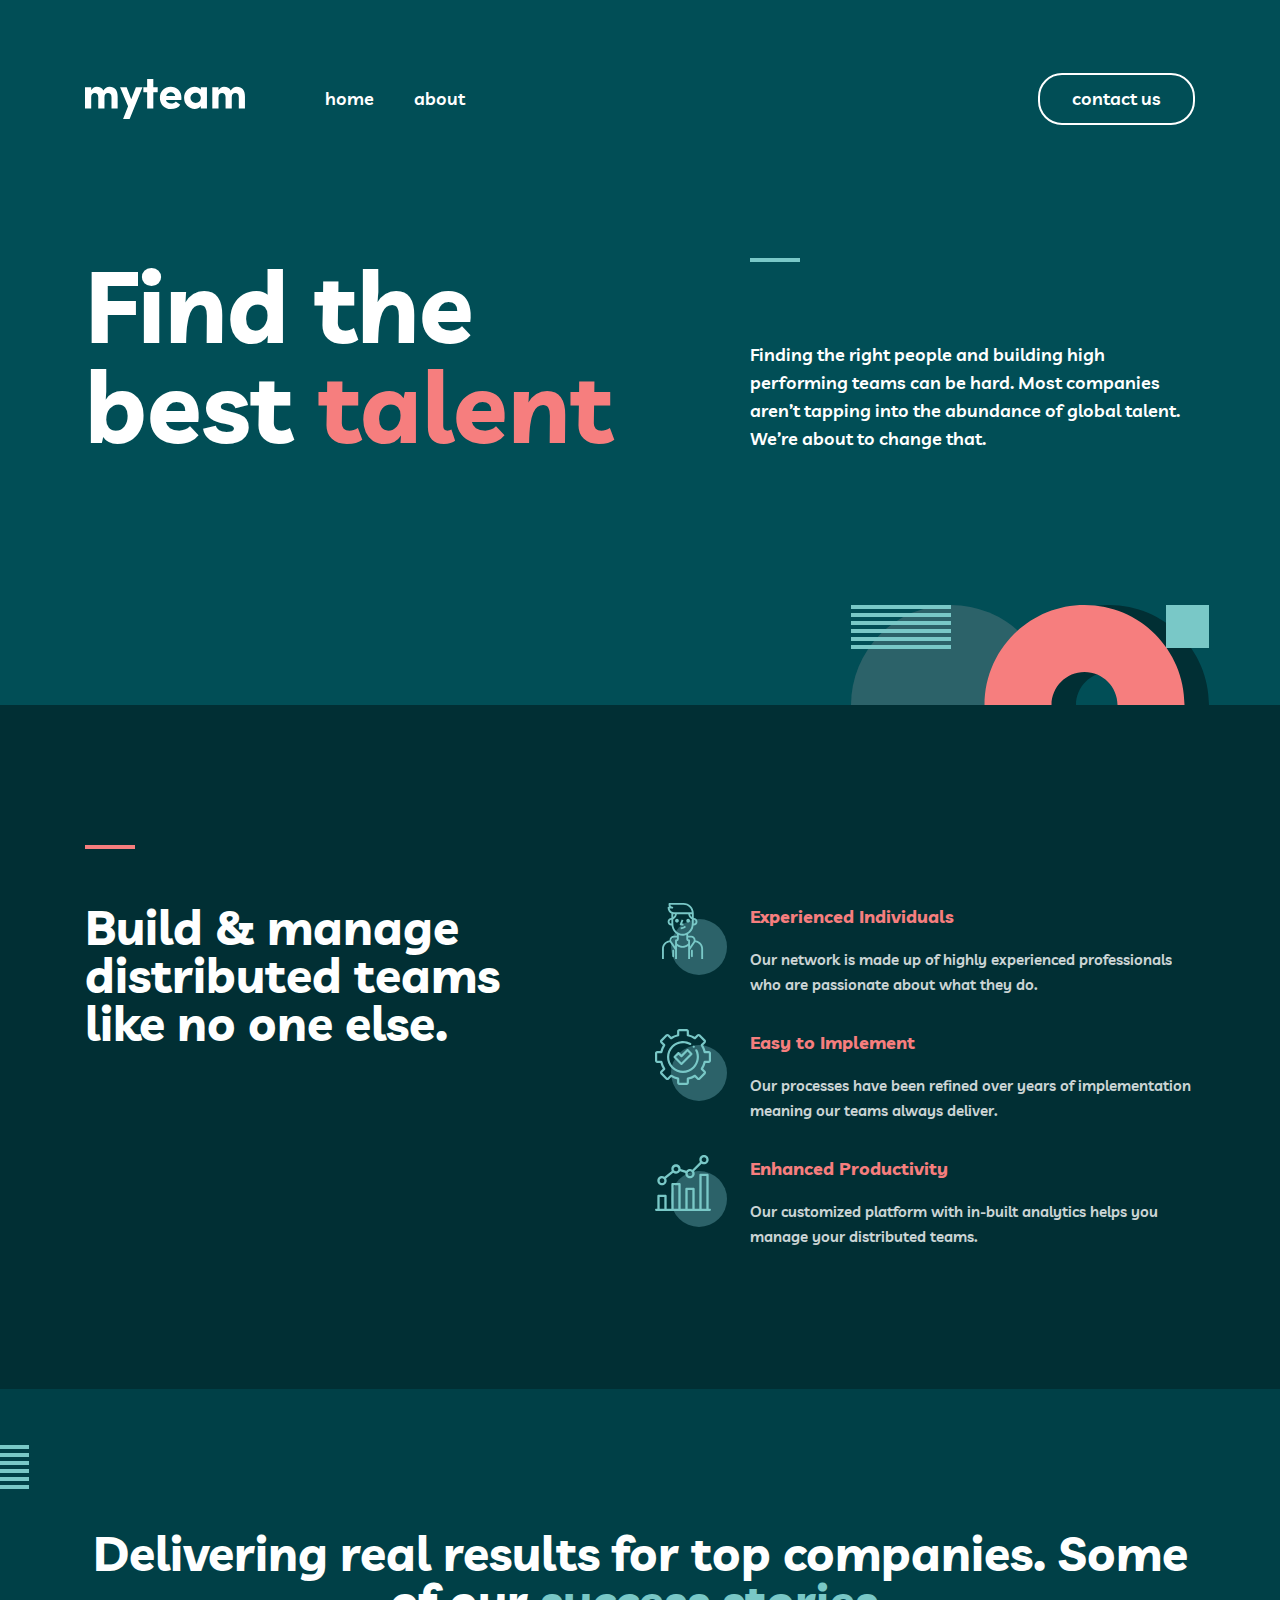
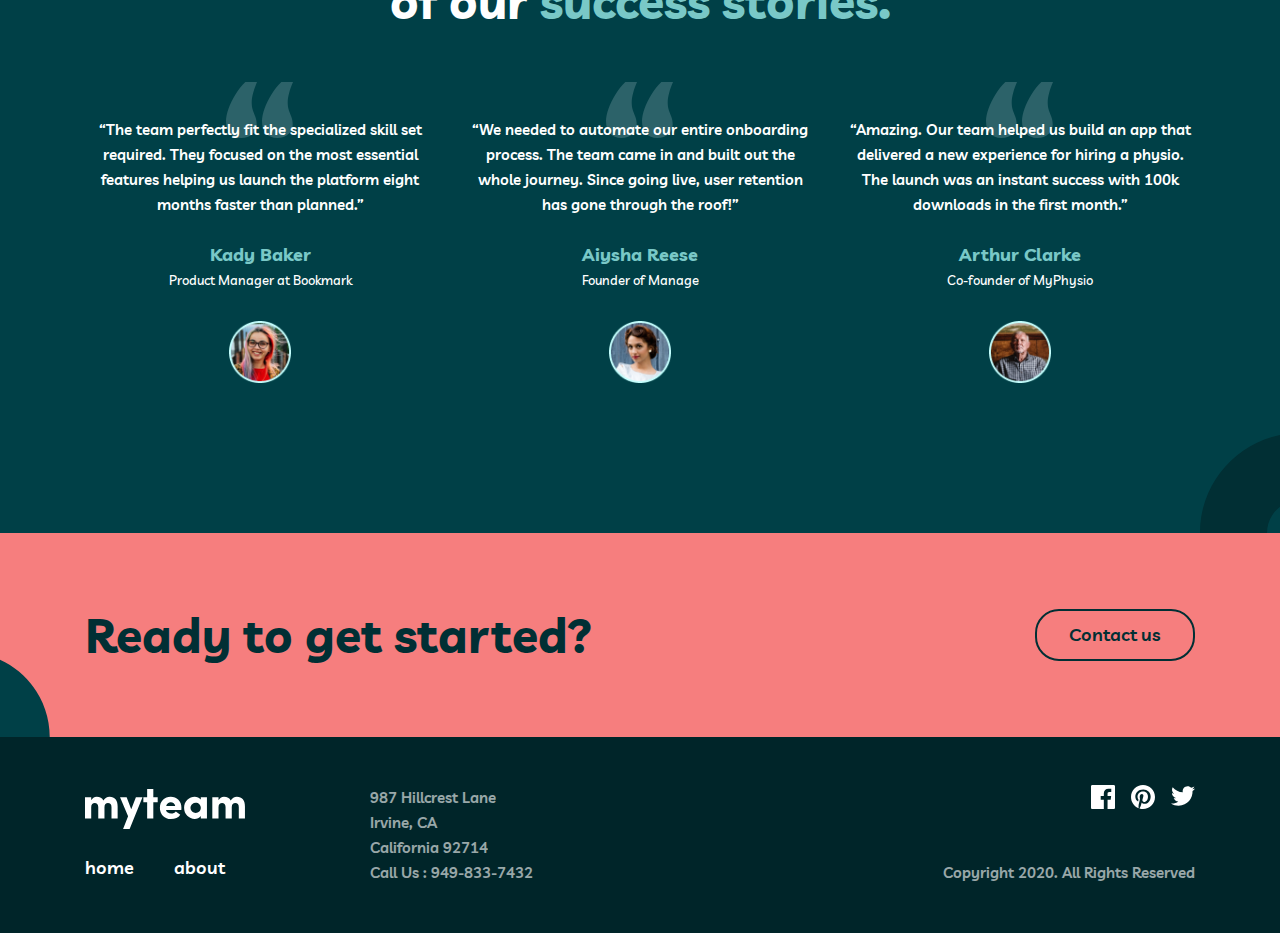
<file: index.html>
<!DOCTYPE html>
<html lang="en">
	<head>
		<meta charset="UTF-8" />
		<meta http-equiv="X-UA-Compatible" content="IE=edge" />
		<meta name="viewport" content="width=device-width, initial-scale=1.0" />
		<title>Document</title>
		<link rel="stylesheet" href="./css/main.css" />
	</head>

	<body>
		<header class="site-header header">
			<div class="container">
				<div class="header__inner">
					<a href="index.html" class="header__site-logo">
						<img
							class="header__img"
							src="./images/myteam-logo.svg"
							alt="site logo"
						/>
					</a>

					<nav class="menu">
						<ol class="menu__list">
							<li class="menu__item">
								<a href="index.html" class="menu__link">home</a>
							</li>
							<li class="menu__item">
								<a href="about.html" class="menu__link">about</a>
							</li>
							<li class="menu__item">
								<a href="#" class="menu__link">contact us</a>
							</li>
						</ol>
					</nav>
					<button class="burger-button">&#9776;</button>
				</div>
			</div>
		</header>

		<main class="site-main">
			<section class="hero">
				<div class="container">
					<div class="hero__inner">
						<div class="hero__titlebox">
							<h1 class="hero__title">
								Find the <br />
								best <mark>talent</mark>
							</h1>
						</div>
						<div class="hero__textbox">
							<p class="hero__text">
								Finding the right people and building high performing teams can
								be hard. Most companies aren’t tapping into the abundance of
								global talent. We’re about to change that.
							</p>
						</div>
					</div>
				</div>
			</section>

			<section class="build">
				<div class="container">
					<div class="build__inner">
						<div class="build__allbox">
							<div class="build__titlebox">
								<h2 class="build__title">
									Build & manage distributed teams like no one else.
								</h2>
							</div>
							<div class="build__infobox">
								<ol class="build__list">
									<li class="build__item">
										<strong class="build__subtitle"
											>Experienced Individuals</strong
										>
										<p class="build__text">
											Our network is made up of highly experienced professionals
											who are passionate about what they do.
										</p>
									</li>
									<li class="build__item">
										<strong class="build__subtitle">Easy to Implement</strong>
										<p class="build__text">
											Our processes have been refined over years of
											implementation meaning our teams always deliver.
										</p>
									</li>
									<li class="build__item">
										<strong class="build__subtitle"
											>Enhanced Productivity</strong
										>
										<p class="build__text">
											Our customized platform with in-built analytics helps you
											manage your distributed teams.
										</p>
									</li>
								</ol>
							</div>
						</div>
					</div>
				</div>
			</section>

			<section class="succes">
				<div class="container">
					<div class="succes__titlebox">
						<h2 class="succes__title">
							Delivering real results for top companies. Some of our
							<mark> success stories.</mark>
						</h2>
					</div>

					<ul class="succes__list">
						<li class="succes__item">
							<p class="succes__text">
								“The team perfectly fit the specialized skill set required. They
								focused on the most essential features helping us launch the
								platform eight months faster than planned.”
							</p>
							<strong class="succes__name">Kady Baker</strong>
							<span class="succes__job">Product Manager at Bookmark</span>
							<img
								src="./images/Oval.png"
								alt=""
								class="succes__photo"
								srcset="./images/Oval.png 1x, ./images/Oval@2x.png 2x"
							/>
						</li>

						<li class="succes__item">
							<p class="succes__text">
								“We needed to automate our entire onboarding process. The team
								came in and built out the whole journey. Since going live, user
								retention has gone through the roof!”
							</p>
							<strong class="succes__name">Aiysha Reese</strong>
							<span class="succes__job">Founder of Manage</span>
							<img
								src="./images/Oval2.png"
								alt=""
								class="succes__photo"
								srcset="./images/Oval2.png 1x, ./images/Oval2@2x.png 2x"
							/>
						</li>

						<li class="succes__item">
							<p class="succes__text">
								“Amazing. Our team helped us build an app that delivered a new
								experience for hiring a physio. The launch was an instant
								success with 100k downloads in the first month.”
							</p>
							<strong class="succes__name">Arthur Clarke</strong>
							<span class="succes__job">Co-founder of MyPhysio</span>
							<img
								src="./images/Oval3.png"
								alt=""
								class="succes__photo"
								srcset="./images/Oval3.png 1x, ./images/Oval3@2x.png 2x"
							/>
						</li>
					</ul>
				</div>
			</section>

			<section class="ready">
				<div class="container">
					<div class="ready__inner">
						<h2 class="ready__title">Ready to get started?</h2>

						<a href="#" class="ready__btn">Contact us</a>
					</div>
				</div>
			</section>
		</main>

		<footer class="site-footer footer">
			<div class="container">
				<div class="footer__inner">
					<div class="footer__left">
						<div class="footer__links">
							<a href="index.html" class="footer__site-logo">
								<img
									class="footer__img"
									src="./images/myteam-logo.svg"
									alt="site logo"
								/>
							</a>
							<ol class="footer__list">
								<li class="footer__item">
									<a class="footer__link" href="index.html">home</a>
								</li>
								<li class="footer__item">
									<a class="footer__link" href="about.html">about</a>
								</li>
							</ol>
						</div>
						<div class="footer__infobox">
							<span class="footer__text">987 Hillcrest Lane</span>
							<span class="footer__text">Irvine, CA </span>
							<span class="footer__text">California 92714 </span>
							<span class="footer__text">Call Us : 949-833-7432</span>
						</div>
					</div>

					<div class="footer__right">
						<div class="footer__smedia">
							<a class="footer__sitem" href="https://www.facebook.com/">
								<img
									src="./images/facebook.svg"
									alt="Facebook icon"
									class="footer__simg"
								/>
							</a>
							<a class="footer__sitem" href="https://www.pinterest.ru/">
								<img
									src="./images/pinterres.svg"
									alt="Pinterest icon"
									class="footer__simg"
								/>
							</a>
							<a class="footer__simg" href="https://twitter.com/twitter">
								<img
									src="./images/twitter.svg"
									alt="twiter icon"
									class="footer__sitem"
								/>
							</a>
						</div>
						<span class="footer__copyright">
							Copyright 2020. All Rights Reserved
						</span>
					</div>
				</div>
			</div>
		</footer>
	</body>
</html>
</file>
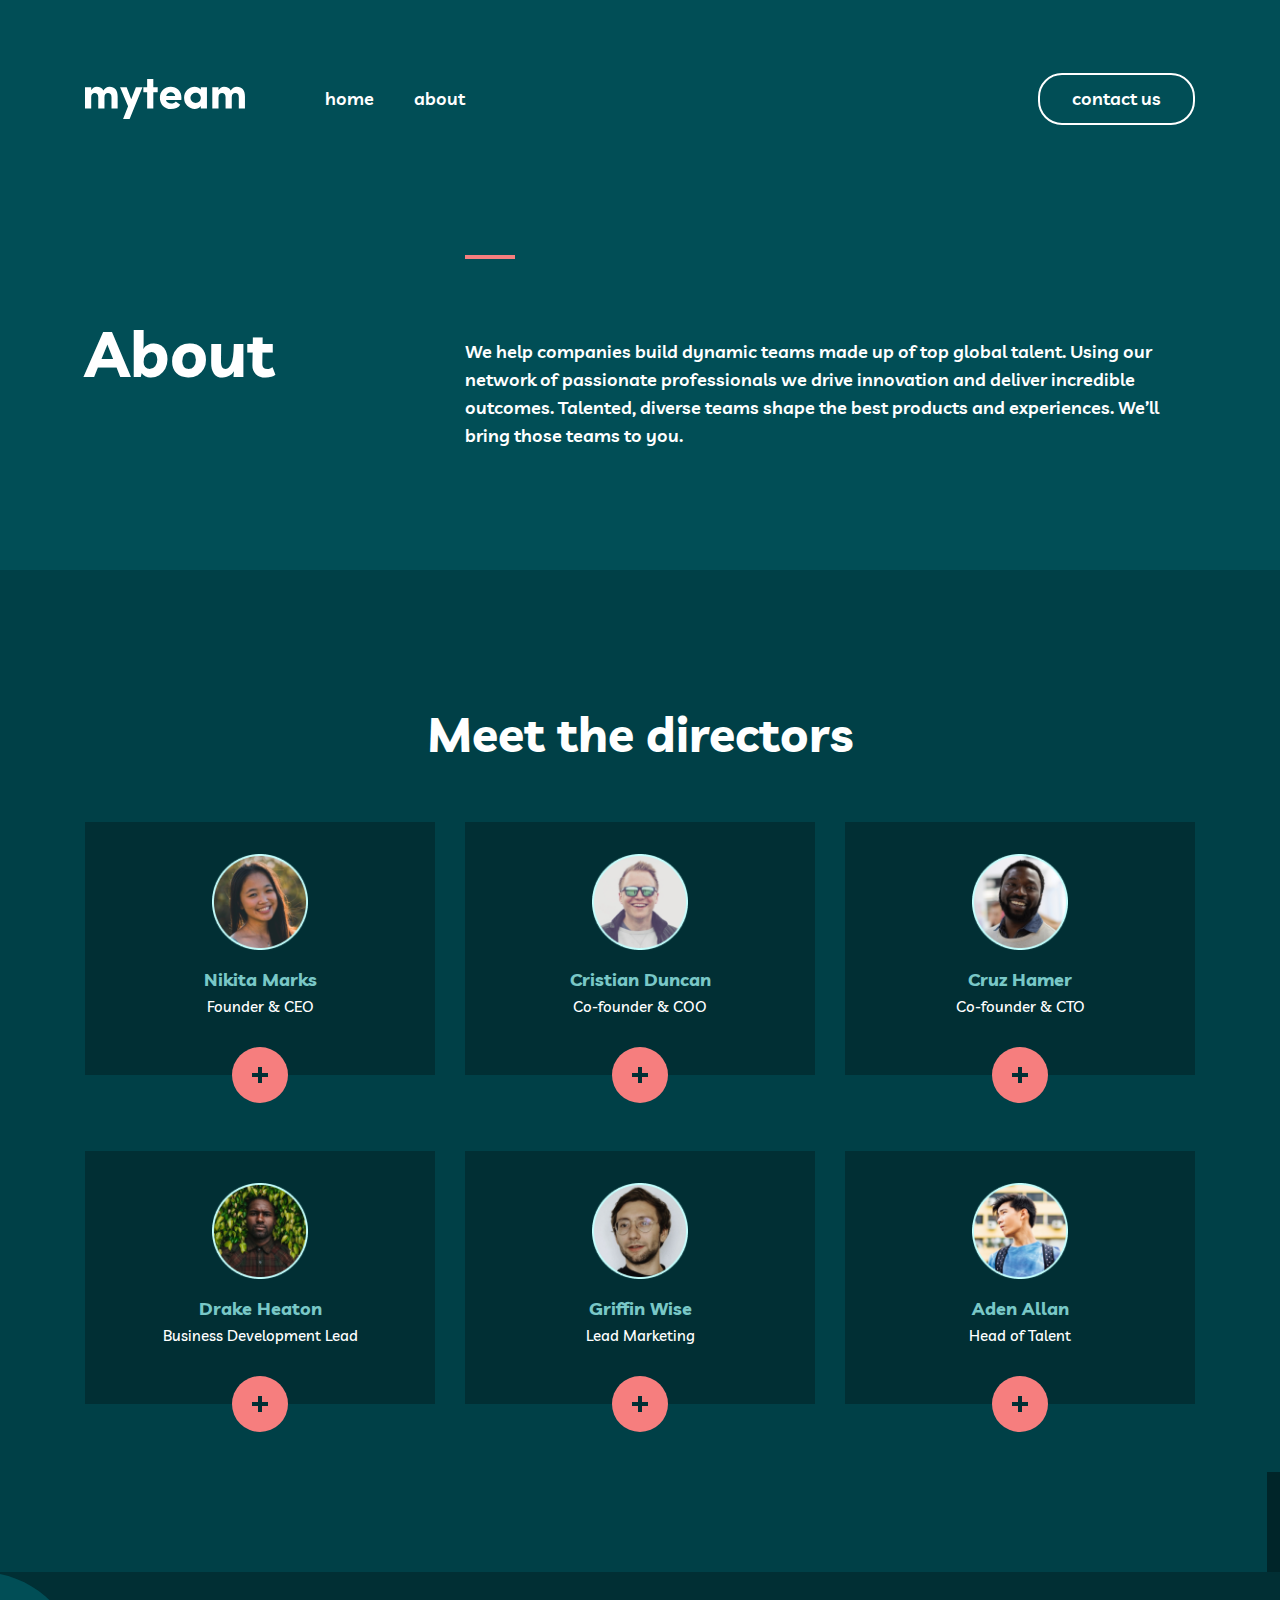
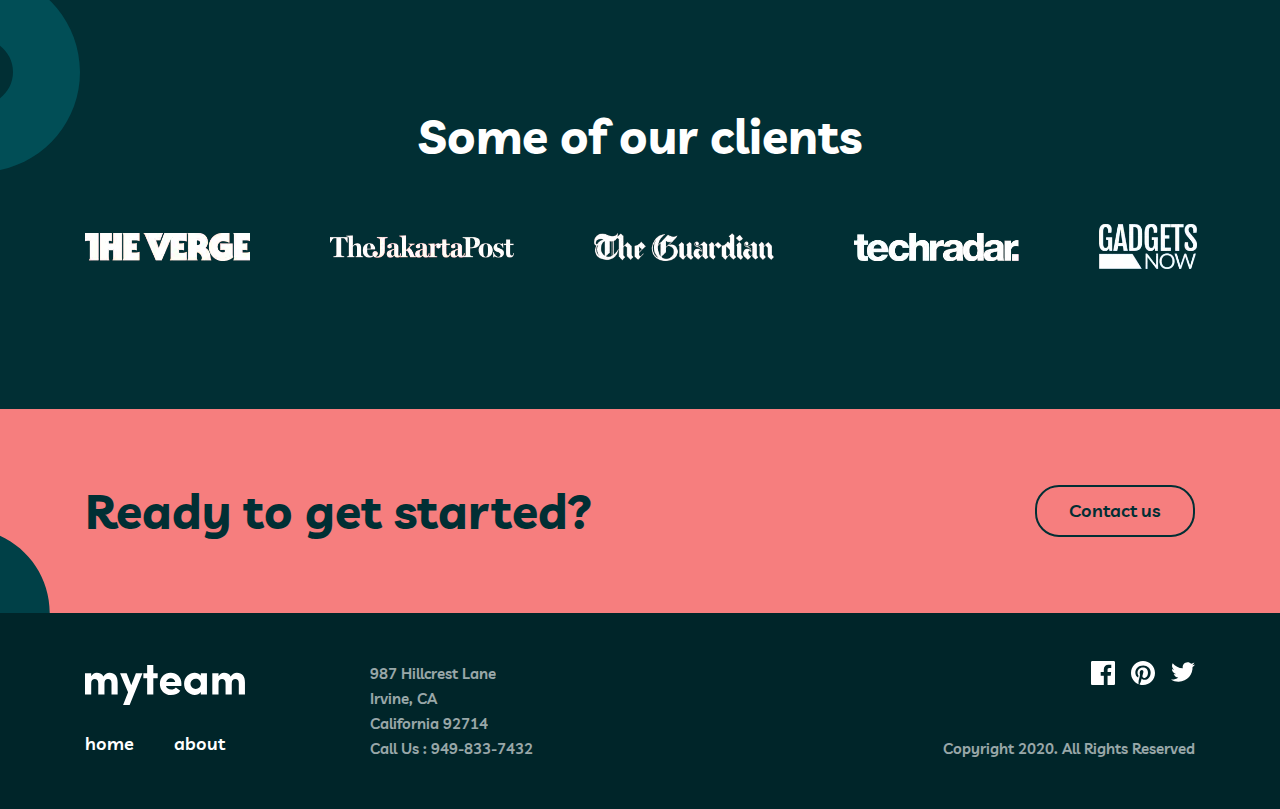
<file: about.html>
<!DOCTYPE html>
<html lang="en">
	<head>
		<meta charset="UTF-8" />
		<meta http-equiv="X-UA-Compatible" content="IE=edge" />
		<meta name="viewport" content="width=device-width, initial-scale=1.0" />
		<title>Document</title>
		<link rel="stylesheet" href="./css/main.css" />
	</head>
	<body>
		<header class="site-header header">
			<div class="container">
				<div class="header__inner">
					<a href="index.html" class="header__site-logo">
						<img
							class="header__img"
							src="./images/myteam-logo.svg"
							alt="site logo"
						/>
					</a>

					<nav class="menu">
						<ol class="menu__list">
							<li class="menu__item">
								<a href="index.html" class="menu__link">home</a>
							</li>
							<li class="menu__item">
								<a href="about.html" class="menu__link">about</a>
							</li>
							<li class="menu__item">
								<a href="#" class="menu__link">contact us</a>
							</li>
						</ol>
					</nav>
					<button class="burger-button">&#9776;</button>
				</div>
			</div>
		</header>

		<main>
			<section class="about-hero">
				<div class="container">
					<div class="about-hero__inner">
						<div class="about-hero__titlebox">
							<h2 class="about-hero__title">About</h2>
						</div>
						<div class="about-hero__textbox">
							<p class="about-hero__text">
								We help companies build dynamic teams made up of top global
								talent. Using our network of passionate professionals we drive
								innovation and deliver incredible outcomes. Talented, diverse
								teams shape the best products and experiences. We’ll bring those
								teams to you.
							</p>
						</div>
					</div>
				</div>
			</section>

			<section class="meet">
				<div class="container">
					<div class="meet__inner">
						<h2 class="meet__title">Meet the directors</h2>
						<ol class="meet__list">
							<li class="meet__item">
								<img
									src="./images/nikita.png"
									srcset="./images/nikita.png 1x, ./images/nikita@2x.png 2x"
									alt="personal photo"
									class="meet__img"
								/>
								<span class="meet__name">Nikita Marks</span>
								<span class="meet__job">Founder & CEO</span>
								<button class="meet__btn">
									<img
										src="./images/plus.svg"
										alt="plus"
										class="meet__btnimg"
									/>
								</button>
							</li>
							<li class="meet__item">
								<img
									src="./images/cristian.png"
									srcset="./images/cristian.png 1x, ./images/cristian@2x.png 2x"
									alt="personal photo"
									class="meet__img"
								/>
								<span class="meet__name">Cristian Duncan</span>
								<span class="meet__job">Co-founder & COO</span>
								<button class="meet__btn">
									<img
										src="./images/plus.svg"
										alt="plus"
										class="meet__btnimg"
									/>
								</button>
							</li>
							<li class="meet__item">
								<img
									src="./images/cruz.png"
									srcset="./images/cruz.png 1x, ./images/cruz@2x.png 2x"
									alt="personal photo"
									class="meet__img"
								/>
								<span class="meet__name">Cruz Hamer</span>
								<span class="meet__job">Co-founder & CTO</span>
								<button class="meet__btn">
									<img
										src="./images/plus.svg"
										alt="plus"
										class="meet__btnimg"
									/>
								</button>
							</li>
							<li class="meet__item">
								<img
									src="./images/drake.png"
									srcset="./images/drake.png 1x, ./images/drake@2x.png 2x"
									alt="personal photo"
									class="meet__img"
								/>
								<span class="meet__name">Drake Heaton</span>
								<span class="meet__job">Business Development Lead</span>
								<button class="meet__btn">
									<img
										src="./images/plus.svg"
										alt="plus"
										class="meet__btnimg"
									/>
								</button>
							</li>
							<li class="meet__item">
								<img
									src="./images/griffin.png"
									srcset="./images/griffin.png 1x, ./images/griffin@2x.png 2x"
									alt="personal photo"
									class="meet__img"
								/>
								<span class="meet__name">Griffin Wise</span>
								<span class="meet__job">Lead Marketing</span>
								<button class="meet__btn">
									<img
										src="./images/plus.svg"
										alt="plus"
										class="meet__btnimg"
									/>
								</button>
							</li>
							<li class="meet__item">
								<div class="item__close">
									<img
										src="./images/alan.png"
										alt="personal photo"
										class="meet__img"
									/>
									<span class="meet__name">Aden Allan</span>
									<span class="meet__job">Head of Talent</span>
								</div>

								<div class="item__open">
									<strong class="meet__subtitle">Aden Allan</strong>
									<p class="meet__text">
										“Empowered teams create truly amazing products. Set the
										north star and let them follow it.”
									</p>

									<div class="meet__social">
										<a href="https://twitter.com/twitter" class="meet__link">
											<img
												class="meet__socialimg"
												src="./images/twitter.svg"
												alt="twiter"
											/>
										</a>
										<a href="https://twitter.com/twitter" class="meet__link">
											<img
												class="meet__socialimg"
												src="./images/004-linkedin-logo.svg"
												alt="linkedin"
											/>
										</a>
									</div>
								</div>

								<button class="meet__btn">
									<img
										src="./images/plus.svg"
										alt="plus"
										class="meet__btnimg"
									/>
								</button>
							</li>
						</ol>
					</div>
				</div>
			</section>

			<section class="clients">
				<div class="container">
					<div class="clients__inner">
						<h2 class="clients__title">Some of our clients</h2>
						<ul class="clients__list">
							<li class="clients__item">
								<a href="#" class="clients__link">
									<picture class="clients__pic">
										<source
											type="image/webp"
											srcset="./images/thevarge.webp 1x"
										/>

										<img
											src="./images/thevarge.svg"
											alt="clients img"
											class="clients__img"
										/>
									</picture>
								</a>
							</li>
							<li class="clients__item">
								<a href="#" class="clients__link">
									<picture class="clients__pic">
										<source
											type="image/webp"
											srcset="./images/jakarta.webp 1x"
										/>

										<img
											src="./images/jakarta.svg"
											alt="clients img"
											class="clients__img"
										/>
									</picture>
								</a>
							</li>
							<li class="clients__item">
								<a href="#" class="clients__link">
									<picture class="clients__pic">
										<source
											type="image/webp"
											srcset="./images/theguardain.webp 1x"
										/>

										<img
											src="./images/theguardain.svg"
											alt="clients img"
											class="clients__img"
										/>
									</picture>
								</a>
							</li>
							<li class="clients__item">
								<a href="#" class="clients__link">
									<picture class="clients__pic">
										<source
											type="image/webp"
											srcset="./images/techradar.webp 1x"
										/>

										<img
											src="./images/techradar.svg"
											alt="clients img"
											class="clients__img"
										/>
									</picture>
								</a>
							</li>
							<li class="clients__item">
								<a href="#" class="clients__link">
									<picture class="clients__pic">
										<source
											type="image/webp"
											srcset="./images/gadgets-now.webp 1x"
										/>

										<img
											src="./images/gadgets-now.svg"
											alt="clients img"
											class="clients__img"
										/>
									</picture>
								</a>
							</li>
						</ul>
					</div>
				</div>
			</section>

			<section class="ready">
				<div class="container">
					<div class="ready__inner">
						<h2 class="ready__title">Ready to get started?</h2>

						<a href="#" class="ready__btn">Contact us</a>
					</div>
				</div>
			</section>
		</main>

		<footer class="site-footer footer">
			<div class="container">
				<div class="footer__inner">
					<div class="footer__left">
						<div class="footer__links">
							<a href="index.html" class="footer__site-logo">
								<img
									class="footer__img"
									src="./images/myteam-logo.svg"
									alt="site logo"
								/>
							</a>
							<ol class="footer__list">
								<li class="footer__item">
									<a class="footer__link" href="index.html">home</a>
								</li>
								<li class="footer__item">
									<a class="footer__link" href="about.html">about</a>
								</li>
							</ol>
						</div>
						<div class="footer__infobox">
							<span class="footer__text">987 Hillcrest Lane</span>
							<span class="footer__text">Irvine, CA </span>
							<span class="footer__text">California 92714 </span>
							<span class="footer__text">Call Us : 949-833-7432</span>
						</div>
					</div>

					<div class="footer__right">
						<div class="footer__smedia">
							<a class="footer__sitem" href="https://www.facebook.com/">
								<img
									src="./images/facebook.svg"
									alt="Facebook icon"
									class="footer__simg"
								/>
							</a>
							<a class="footer__sitem" href="https://www.pinterest.ru/">
								<img
									src="./images/pinterres.svg"
									alt="Pinterest icon"
									class="footer__simg"
								/>
							</a>
							<a class="footer__simg" href="https://twitter.com/twitter">
								<img
									src="./images/twitter.svg"
									alt="twiter icon"
									class="footer__sitem"
								/>
							</a>
						</div>
						<span class="footer__copyright">
							Copyright 2020. All Rights Reserved
						</span>
					</div>
				</div>
			</div>
		</footer>
	</body>
</html>
</file>
<file: css/main.css>
@charset "UTF-8";
/*! normalize.css v8.0.1 | MIT License | github.com/necolas/normalize.css */
/* Document
========================================================================== */
/**
* 1. Correct the line height in all browsers.
* 2. Prevent adjustments of font size after orientation changes in iOS.
*/
html {
  line-height: 1.15;
  /* 1 */
  -webkit-text-size-adjust: 100%;
  /* 2 */
}

/* Sections
========================================================================== */
/**
* Remove the margin in all browsers.
*/
body {
  margin: 0;
}

/**
* Render the `main` element consistently in IE.
*/
main {
  display: block;
}

/**
* Correct the font size and margin on `h1` elements within `section` and
* `article` contexts in Chrome, Firefox, and Safari.
*/
h1 {
  font-size: 2em;
  margin: 0.67em 0;
}

/* Grouping content
========================================================================== */
/**
* 1. Add the correct box sizing in Firefox.
* 2. Show the overflow in Edge and IE.
*/
hr {
  -webkit-box-sizing: content-box;
          box-sizing: content-box;
  /* 1 */
  height: 0;
  /* 1 */
  overflow: visible;
  /* 2 */
}

/**
* 1. Correct the inheritance and scaling of font size in all browsers.
* 2. Correct the odd `em` font sizing in all browsers.
*/
pre {
  font-family: monospace, monospace;
  /* 1 */
  font-size: 1em;
  /* 2 */
}

/* Text-level semantics
========================================================================== */
/**
* Remove the gray background on active links in IE 10.
*/
a {
  background-color: transparent;
}

/**
* 1. Remove the bottom border in Chrome 57-
* 2. Add the correct text decoration in Chrome, Edge, IE, Opera, and Safari.
*/
abbr[title] {
  border-bottom: none;
  /* 1 */
  text-decoration: underline;
  /* 2 */
  -webkit-text-decoration: underline dotted;
          text-decoration: underline dotted;
  /* 2 */
}

/**
* Add the correct font weight in Chrome, Edge, and Safari.
*/
b,
strong {
  font-weight: bolder;
}

/**
* 1. Correct the inheritance and scaling of font size in all browsers.
* 2. Correct the odd `em` font sizing in all browsers.
*/
code,
kbd,
samp {
  font-family: monospace, monospace;
  /* 1 */
  font-size: 1em;
  /* 2 */
}

/**
* Add the correct font size in all browsers.
*/
small {
  font-size: 80%;
}

/**
* Prevent `sub` and `sup` elements from affecting the line height in
* all browsers.
*/
sub,
sup {
  font-size: 75%;
  line-height: 0;
  position: relative;
  vertical-align: baseline;
}

sub {
  bottom: -0.25em;
}

sup {
  top: -0.5em;
}

/* Embedded content
========================================================================== */
/**
* Remove the border on images inside links in IE 10.
*/
img {
  border-style: none;
}

/* Forms
========================================================================== */
/**
* 1. Change the font styles in all browsers.
* 2. Remove the margin in Firefox and Safari.
*/
button,
input,
optgroup,
select,
textarea {
  font-family: inherit;
  /* 1 */
  font-size: 100%;
  /* 1 */
  line-height: 1.15;
  /* 1 */
  margin: 0;
  /* 2 */
}

/**
* Show the overflow in IE.
* 1. Show the overflow in Edge.
*/
button,
input {
  /* 1 */
  overflow: visible;
}

/**
* Remove the inheritance of text transform in Edge, Firefox, and IE.
* 1. Remove the inheritance of text transform in Firefox.
*/
button,
select {
  /* 1 */
  text-transform: none;
}

/**
* Correct the inability to style clickable types in iOS and Safari.
*/
button,
[type="button"],
[type="reset"],
[type="submit"] {
  -webkit-appearance: button;
}

/**
* Remove the inner border and padding in Firefox.
*/
button::-moz-focus-inner,
[type="button"]::-moz-focus-inner,
[type="reset"]::-moz-focus-inner,
[type="submit"]::-moz-focus-inner {
  border-style: none;
  padding: 0;
}

/**
* Restore the focus styles unset by the previous rule.
*/
button:-moz-focusring,
[type="button"]:-moz-focusring,
[type="reset"]:-moz-focusring,
[type="submit"]:-moz-focusring {
  outline: 1px dotted ButtonText;
}

/**
* Correct the padding in Firefox.
*/
fieldset {
  padding: 0.35em 0.75em 0.625em;
}

/**
* 1. Correct the text wrapping in Edge and IE.
* 2. Correct the color inheritance from `fieldset` elements in IE.
* 3. Remove the padding so developers are not caught out when they zero out
*    `fieldset` elements in all browsers.
*/
legend {
  -webkit-box-sizing: border-box;
          box-sizing: border-box;
  /* 1 */
  color: inherit;
  /* 2 */
  display: table;
  /* 1 */
  max-width: 100%;
  /* 1 */
  padding: 0;
  /* 3 */
  white-space: normal;
  /* 1 */
}

/**
* Add the correct vertical alignment in Chrome, Firefox, and Opera.
*/
progress {
  vertical-align: baseline;
}

/**
* Remove the default vertical scrollbar in IE 10+.
*/
textarea {
  overflow: auto;
}

/**
* 1. Add the correct box sizing in IE 10.
* 2. Remove the padding in IE 10.
*/
[type="checkbox"],
[type="radio"] {
  -webkit-box-sizing: border-box;
          box-sizing: border-box;
  /* 1 */
  padding: 0;
  /* 2 */
}

/**
* Correct the cursor style of increment and decrement buttons in Chrome.
*/
[type="number"]::-webkit-inner-spin-button,
[type="number"]::-webkit-outer-spin-button {
  height: auto;
}

/**
* 1. Correct the odd appearance in Chrome and Safari.
* 2. Correct the outline style in Safari.
*/
[type="search"] {
  -webkit-appearance: textfield;
  /* 1 */
  outline-offset: -2px;
  /* 2 */
}

/**
* Remove the inner padding in Chrome and Safari on macOS.
*/
[type="search"]::-webkit-search-decoration {
  -webkit-appearance: none;
}

/**
* 1. Correct the inability to style clickable types in iOS and Safari.
* 2. Change font properties to `inherit` in Safari.
*/
::-webkit-file-upload-button {
  -webkit-appearance: button;
  /* 1 */
  font: inherit;
  /* 2 */
}

/* Interactive
========================================================================== */
/*
* Add the correct display in Edge, IE 10+, and Firefox.
*/
details {
  display: block;
}

/*
* Add the correct display in all browsers.
*/
summary {
  display: list-item;
}

/* Misc
========================================================================== */
/**
* Add the correct display in IE 10+.
*/
template {
  display: none;
}

/**
* Add the correct display in IE 10.
*/
[hidden] {
  display: none;
}

@font-face {
  font-family: 'Livvic';
  src: url("../fonts/Livvic-Medium.woff2") format("woff2"), url("../fonts/Livvic-Medium.woff") format("woff");
  font-weight: 500;
  font-style: normal;
  font-display: swap;
}

@font-face {
  font-family: 'Livvic';
  src: url("../fonts/Livvic-SemiBold.woff2") format("woff2"), url("../fonts/Livvic-SemiBold.woff") format("woff");
  font-weight: 600;
  font-style: normal;
  font-display: swap;
}

@font-face {
  font-family: 'Livvic';
  src: url("../fonts/Livvic-Bold.woff2") format("woff2"), url("../fonts/Livvic-Bold.woff") format("woff");
  font-weight: bold;
  font-style: normal;
  font-display: swap;
}

html {
  scroll-behavior: smooth;
}

*, *::after, *::before {
  -webkit-box-sizing: border-box;
          box-sizing: border-box;
}

body {
  margin: 0;
  padding: 0;
  overflow-x: hidden;
  font-family: 'Livvic','Arial',sans-serif;
}

img {
  vertical-align: middle;
  -o-object-fit: cover;
     object-fit: cover;
}

.visually-hidden {
  position: absolute;
  width: 1px;
  height: 1px;
  margin: -1px;
  padding: 0;
  overflow: hidden;
  border: 0;
  clip: rect(0 0 0 0);
}

.container {
  max-width: 1150px;
  width: 100%;
  margin: 0 auto;
  padding: 0 20px;
}

.site-header {
  padding-top: 73px;
  padding-bottom: 130px;
  background-color: #014e56;
}

.header__inner {
  display: -webkit-box;
  display: -ms-flexbox;
  display: flex;
  -webkit-box-align: center;
      -ms-flex-align: center;
          align-items: center;
}

.header__img {
  width: 160px;
  height: 40px;
}

.menu {
  width: 100%;
}

.menu__list {
  display: -webkit-box;
  display: -ms-flexbox;
  display: flex;
  -webkit-box-align: center;
      -ms-flex-align: center;
          align-items: center;
  margin: 0;
  padding: 0;
  list-style-type: none;
  margin-left: 80px;
}

.menu__item:nth-child(1) {
  margin-right: 40px;
}

.menu__item:nth-child(3) {
  margin-left: auto;
}

.menu__item:nth-child(3) > .menu__link {
  padding: 10px 32px;
  border-radius: 24px;
  border: 2px solid #ffffff;
  -webkit-transition: all 0.2s ease;
  transition: all 0.2s ease;
}

.menu__link {
  display: inline-block;
  font-weight: 600;
  font-size: 18px;
  line-height: 28px;
  text-decoration: none;
  border-radius: 24px;
  color: #ffffff;
}

.menu__item:nth-child(3) > .menu__link:hover {
  color: #333;
  background-color: #ffffff;
}

.burger-button {
  display: none;
  margin-left: auto;
  font-size: 30px;
  color: #ffffff;
  background-color: #014e56;
  border: none;
}

@media only screen and (max-width: 768px) {
  .site-header {
    padding-top: 64px;
    padding-bottom: 112px;
  }
  .menu__list {
    margin-left: 48px;
  }
}

@media only screen and (max-width: 576px) {
  .site-header {
    padding-top: 48px;
    padding-bottom: 80px;
  }
  .menu {
    display: none;
  }
  .burger-button {
    display: inline-block;
  }
}

.hero {
  position: relative;
  overflow-x: hidden;
  padding-bottom: 250px;
  background-image: url("../images/hero-bg-image2.svg"), url("../images/hero-bg-image1.svg");
  background-repeat: no-repeat;
  background-size: 300px 200px, 358px 100px;
  background-position: calc(50% - 710px) top, calc(50% + 390px) bottom;
  background-color: #014e56;
}

.hero__inner {
  display: -webkit-box;
  display: -ms-flexbox;
  display: flex;
  -webkit-box-align: center;
      -ms-flex-align: center;
          align-items: center;
}

.hero__titlebox {
  max-width: 635px;
  width: 100%;
  margin-right: 30px;
}

.hero__title {
  margin: 0;
  padding: 0;
  font-weight: 700;
  font-size: 100px;
  line-height: 100px;
  color: #ffffff;
}

.hero__title mark {
  color: #f67e7e;
  background-color: transparent;
}

.hero__textbox {
  position: relative;
  padding-top: 83px;
  max-width: 445px;
}

.hero__textbox ::before {
  position: absolute;
  top: 0;
  left: 0;
  display: inline-block;
  width: 50px;
  height: 4px;
  background-color: #79c8c7;
  content: '';
}

.hero__text {
  margin: 0;
  padding: 0;
  font-weight: 600;
  font-size: 18px;
  line-height: 28px;
  color: #ffffff;
}

@media only screen and (max-width: 768px) {
  .hero {
    padding-bottom: 250px;
    background-position: calc(50% - 710px) top, center bottom;
  }
  .hero__inner {
    display: -webkit-box;
    display: -ms-flexbox;
    display: flex;
    -webkit-box-align: center;
        -ms-flex-align: center;
            align-items: center;
    -webkit-box-orient: vertical;
    -webkit-box-direction: normal;
        -ms-flex-direction: column;
            flex-direction: column;
  }
  .hero__titlebox {
    width: 100%;
    margin-right: 0;
    margin-bottom: 24px;
    text-align: center;
  }
  .hero__title {
    font-size: 64px;
    line-height: 56px;
  }
  .hero__title mark {
    line-height: 56px;
  }
  .hero__textbox {
    max-width: 457px;
    padding-top: 0;
    text-align: center;
  }
  .hero__textbox ::before {
    display: none;
  }
  .hero__text {
    font-size: 15px;
    line-height: 28px;
  }
}

@media only screen and (max-width: 576px) {
  .hero__title {
    font-size: 40px;
    line-height: 40px;
  }
  .hero__title mark {
    line-height: 40px;
  }
  .hero__text {
    font-size: 15px;
    line-height: 28px;
  }
}

.build {
  position: relative;
  padding-top: 198px;
  padding-bottom: 140px;
  background-image: url("../images/build-bg-image1.svg");
  background-size: 300px 244px;
  background-position: calc(50% + 720px) bottom;
  background-repeat: no-repeat;
  background-color: #012f34;
}

.build__inner {
  display: -webkit-box;
  display: -ms-flexbox;
  display: flex;
  -webkit-box-align: center;
      -ms-flex-align: center;
          align-items: center;
  -webkit-box-align: start;
      -ms-flex-align: start;
          align-items: flex-start;
}

.build__allbox {
  display: -webkit-box;
  display: -ms-flexbox;
  display: flex;
  -webkit-box-align: center;
      -ms-flex-align: center;
          align-items: center;
  -webkit-box-align: start;
      -ms-flex-align: start;
          align-items: flex-start;
  width: 100%;
}

.build__titlebox {
  max-width: 445px;
  width: 100%;
  margin-right: 220px;
}

.build__title {
  position: relative;
  margin: 0;
  padding: 0;
  font-weight: 700;
  font-size: 48px;
  line-height: 48px;
  color: #ffffff;
}

.build__title::before {
  position: absolute;
  top: -58px;
  left: 0;
  display: inline-block;
  width: 50px;
  height: 4px;
  background-color: #f67e7e;
  content: '';
}

.build__infobox {
  max-width: 445px;
  width: 100%;
}

.build__list {
  margin: 0;
  padding: 0;
  list-style-type: none;
}

.build__item {
  position: relative;
  margin-top: 32px;
}

.build__item:nth-child(1) {
  margin-top: 0;
}

.build__item::before {
  position: absolute;
  z-index: 1000;
  top: 0;
  left: -95px;
  display: inline-block;
  width: 72px;
  height: 72px;
  background-image: url("../images/build-list-image1.svg");
  content: '';
}

.build__item:nth-child(2)::before {
  background-image: url("../images/build-list-image2.svg");
}

.build__item:nth-child(3)::before {
  background-image: url("../images/build-list-image3.svg");
}

.build__subtitle {
  display: inline-block;
  margin-bottom: 16px;
  font-weight: 700;
  font-size: 18px;
  line-height: 28px;
  color: #f67e7e;
}

.build__text {
  margin: 0;
  padding: 0;
  font-weight: 600;
  font-size: 15px;
  line-height: 25px;
  color: #ffffff;
  mix-blend-mode: normal;
  opacity: 0.8;
}

@media only screen and (max-width: 768px) {
  .build {
    padding-top: 136px;
    padding-bottom: 100px;
    background-position: right -100px top;
  }
  .build__inner {
    -webkit-box-pack: center;
        -ms-flex-pack: center;
            justify-content: center;
  }
  .build__allbox {
    -webkit-box-orient: vertical;
    -webkit-box-direction: normal;
        -ms-flex-direction: column;
            flex-direction: column;
    max-width: 573px;
    width: 100%;
  }
  .build__titlebox {
    margin-right: 0;
    margin-bottom: 64px;
  }
  .build__titlebox .build__title {
    font-size: 32px;
    line-height: 32px;
  }
  .build__titlebox .build__title::before {
    top: -32px;
  }
  .build__infobox {
    max-width: 478px;
    margin-left: 95px;
    width: 100%;
  }
}

@media only screen and (max-width: 576px) {
  .build {
    padding-top: 100px;
    padding-bottom: 64px;
  }
  .build__inner {
    -webkit-box-pack: center;
        -ms-flex-pack: center;
            justify-content: center;
  }
  .build__allbox {
    max-width: 100%;
  }
  .build__titlebox {
    max-width: 240px;
    width: 100%;
    margin-bottom: 56px;
  }
  .build__infobox {
    display: -webkit-box;
    display: -ms-flexbox;
    display: flex;
    -webkit-box-align: center;
        -ms-flex-align: center;
            align-items: center;
    -webkit-box-pack: center;
        -ms-flex-pack: center;
            justify-content: center;
    margin-left: 0;
    max-width: 100%;
  }
  .build__list {
    max-width: 327px;
  }
  .build__item {
    padding-top: 88px;
    margin-top: 48px;
    text-align: center;
  }
  .build__item:nth-child(1) {
    margin-top: 0;
  }
  .build__item::before {
    top: 0;
    left: calc(50% - 36px);
  }
}

.succes {
  padding-top: 140px;
  padding-bottom: 150px;
  background-image: url("../images/succes-bg-image1.svg"), url("../images/succes-bg-image2.svg");
  background-repeat: no-repeat;
  background-size: 147px 100px, 200px 100px;
  background-position: calc(50% - 685px) top, calc(50% + 660px) bottom;
  background-color: #004047;
}

.succes__titlebox {
  margin: 0 auto;
}

.succes__title {
  margin: 0;
  margin-bottom: 92px;
  padding: 0;
  font-weight: 700;
  font-size: 48px;
  line-height: 48px;
  text-align: center;
  color: #ffffff;
}

.succes__title mark {
  color: #79c8c7;
  background-color: transparent;
}

.succes__list {
  margin: 0;
  padding: 0;
  list-style-type: none;
  display: -webkit-box;
  display: -ms-flexbox;
  display: flex;
  -webkit-box-align: center;
      -ms-flex-align: center;
          align-items: center;
}

.succes__item {
  position: relative;
  z-index: 100;
  max-width: 350px;
  width: 100%;
  text-align: center;
}

.succes__item + .succes__item {
  margin-left: 30px;
}

.succes__item::before {
  position: absolute;
  z-index: -100;
  top: -35px;
  left: calc(50% - 34px);
  display: inline-block;
  width: 67px;
  height: 56px;
  background-image: url("../images/“.svg");
  content: '';
}

.succes__text {
  margin: 0;
  margin-bottom: 24px;
  padding: 0;
  font-weight: 600;
  font-size: 15px;
  line-height: 25px;
  color: #ffffff;
}

.succes__name {
  display: block;
  margin-bottom: 2px;
  font-weight: 700;
  font-size: 18px;
  line-height: 28px;
  color: #79c8c7;
}

.succes__job {
  display: block;
  margin-bottom: 32px;
  font-size: 13px;
  line-height: 18px;
  text-align: center;
  color: #ffffff;
}

.succes__photo {
  width: 62px;
  height: 62px;
}

@media only screen and (max-width: 768px) {
  .succes {
    padding-top: 100px;
    padding-bottom: 100px;
    background-position: left top, right bottom;
  }
  .succes__titlebox {
    max-width: 470px;
    width: 100%;
  }
  .succes__title {
    margin-bottom: 84px;
    font-size: 32px;
    line-height: 32px;
  }
  .succes__list {
    -webkit-box-orient: vertical;
    -webkit-box-direction: normal;
        -ms-flex-direction: column;
            flex-direction: column;
  }
  .succes__item {
    max-width: 573px;
  }
  .succes__item + .succes__item {
    margin-left: 0;
    margin-top: 84px;
  }
  .succes__text {
    margin-bottom: 16px;
  }
  .succes__job {
    margin-bottom: 16px;
  }
}

@media only screen and (max-width: 576px) {
  .succes {
    padding-top: 140px;
    padding-bottom: 164px;
  }
  .succes__titlebox {
    max-width: 327px;
  }
  .succes__item {
    max-width: 327px;
  }
}

.ready {
  padding-top: 76px;
  padding-bottom: 76px;
  background-image: url("../images/ready-bg-image1.svg");
  background-repeat: no-repeat;
  background-size: 200px 122px;
  background-position: calc(50% - 675px) bottom;
  background-color: #f67e7e;
}

.ready__inner {
  display: -webkit-box;
  display: -ms-flexbox;
  display: flex;
  -webkit-box-align: center;
      -ms-flex-align: center;
          align-items: center;
  -webkit-box-pack: justify;
      -ms-flex-pack: justify;
          justify-content: space-between;
}

.ready__title {
  margin: 0;
  padding: 0;
  font-weight: 700;
  font-size: 48px;
  line-height: 48px;
  color: #012f34;
}

.ready__btn {
  padding: 10px 32px;
  font-weight: 600;
  font-size: 18px;
  line-height: 28px;
  text-decoration: none;
  color: #012f34;
  border: 2px solid #012f34;
  border-radius: 24px;
  -webkit-transition: all 0.2s ease;
  transition: all 0.2s ease;
}

.ready__btn:hover {
  color: #ffffff;
  background-color: #012f34;
}

@media only screen and (max-width: 768px) {
  .ready {
    padding-top: 84px;
    padding-bottom: 84px;
    background-position: left -15px bottom -17px;
  }
  .ready__inner {
    padding: 0 77px;
  }
  .ready__title {
    font-size: 32px;
    line-height: 32px;
  }
}

@media only screen and (max-width: 576px) {
  .ready {
    padding-top: 83px;
    padding-bottom: 83px;
  }
  .ready__inner {
    -webkit-box-orient: vertical;
    -webkit-box-direction: normal;
        -ms-flex-direction: column;
            flex-direction: column;
    margin: 0 auto;
    padding: 0;
    max-width: 327px;
    width: 100%;
  }
  .ready__title {
    margin-bottom: 24px;
    text-align: center;
  }
}

.about-hero {
  position: relative;
  overflow-x: hidden;
  padding-bottom: 120px;
  background-image: url("../images/about-hero-bg-image1.svg");
  background-repeat: no-repeat;
  background-size: 300px 200px;
  background-position: calc(50% + 710px) bottom;
  background-color: #014e56;
}

.about-hero__inner {
  display: -webkit-box;
  display: -ms-flexbox;
  display: flex;
  -webkit-box-align: center;
      -ms-flex-align: center;
          align-items: center;
}

.about-hero__titlebox {
  max-width: 350px;
  width: 100%;
  margin-right: 30px;
}

.about-hero__title {
  margin: 0;
  padding: 0;
  font-weight: 700;
  font-size: 64px;
  line-height: 100px;
  color: #ffffff;
}

.about-hero__textbox {
  position: relative;
  padding-top: 83px;
  max-width: 735px;
}

.about-hero__textbox ::before {
  position: absolute;
  top: 0;
  left: 0;
  display: inline-block;
  width: 50px;
  height: 4px;
  background-color: #f67e7e;
  content: '';
}

.about-hero__text {
  margin: 0;
  padding: 0;
  font-weight: 600;
  font-size: 18px;
  line-height: 28px;
  color: #ffffff;
}

@media only screen and (max-width: 768px) {
  .about-hero {
    padding-bottom: 112px;
    background-position: right -100px bottom;
  }
  .about-hero__inner {
    display: -webkit-box;
    display: -ms-flexbox;
    display: flex;
    -webkit-box-align: center;
        -ms-flex-align: center;
            align-items: center;
    -webkit-box-orient: vertical;
    -webkit-box-direction: normal;
        -ms-flex-direction: column;
            flex-direction: column;
  }
  .about-hero__titlebox {
    width: 100%;
    margin-right: 0;
    margin-bottom: 24px;
    text-align: center;
  }
  .about-hero__title {
    font-size: 64px;
    line-height: 56px;
  }
  .about-hero__title mark {
    line-height: 56px;
  }
  .about-hero__textbox {
    max-width: 457px;
    padding-top: 0;
    text-align: center;
  }
  .about-hero__textbox ::before {
    display: none;
  }
  .about-hero__text {
    font-size: 15px;
    line-height: 28px;
  }
}

@media only screen and (max-width: 576px) {
  .about-hero {
    padding-bottom: 108px;
    background-position: right -100px bottom -100px;
  }
  .about-hero__title {
    font-size: 40px;
    line-height: 40px;
  }
  .about-hero__title mark {
    line-height: 40px;
  }
  .about-hero__text {
    font-size: 15px;
    line-height: 28px;
  }
}

.meet {
  padding-top: 140px;
  padding-bottom: 168px;
  background-image: url("../images/about-meet-bg-image1.svg"), url("../../images/about-meet-bg-image2.svg");
  background-repeat: no-repeat;
  background-size: 300px 200px, 147px 100px;
  background-position: calc(50% - 720px) top, calc(50% + 700px) bottom;
  background-color: #004047;
}

.meet__title {
  display: block;
  margin: 0;
  margin-bottom: 64px;
  padding: 0;
  font-weight: 700;
  font-size: 48px;
  line-height: 48px;
  text-align: center;
  color: #ffffff;
}

.meet__list {
  display: -webkit-box;
  display: -ms-flexbox;
  display: flex;
  -webkit-box-align: center;
      -ms-flex-align: center;
          align-items: center;
  margin: 0;
  padding: 0;
  list-style-type: none;
  -ms-flex-wrap: wrap;
      flex-wrap: wrap;
}

.meet__item {
  position: relative;
  display: -webkit-box;
  display: -ms-flexbox;
  display: flex;
  -webkit-box-align: center;
      -ms-flex-align: center;
          align-items: center;
  -webkit-box-orient: vertical;
  -webkit-box-direction: normal;
      -ms-flex-direction: column;
          flex-direction: column;
  max-width: 350px;
  min-height: 253px;
  width: 100%;
  height: 100%;
  margin-right: 30px;
  margin-bottom: 76px;
  padding: 32px 48px 56px 48px;
  background-color: #012f34;
}

.meet__item:nth-child(3n + 3) {
  margin-right: 0;
}

.meet__item:nth-child(n + 4) {
  margin-bottom: 0;
}

.item__close {
  display: -webkit-box;
  display: -ms-flexbox;
  display: flex;
  -webkit-box-align: center;
      -ms-flex-align: center;
          align-items: center;
  -webkit-box-orient: vertical;
  -webkit-box-direction: normal;
      -ms-flex-direction: column;
          flex-direction: column;
}

.item__open {
  display: -webkit-box;
  display: -ms-flexbox;
  display: flex;
  -webkit-box-align: center;
      -ms-flex-align: center;
          align-items: center;
  -webkit-box-orient: vertical;
  -webkit-box-direction: normal;
      -ms-flex-direction: column;
          flex-direction: column;
  display: none;
}

.item__open .meet__subtitle {
  margin-bottom: 8px;
  font-weight: 700;
  font-size: 18px;
  line-height: 28px;
  text-align: center;
  color: #79c8c7;
}

.item__open .meet__text {
  margin: 0;
  margin-bottom: 24px;
  padding: 0;
  font-weight: 600;
  font-size: 15px;
  line-height: 25px;
  text-align: center;
  color: #ffffff;
}

.item__open .meet__link {
  margin-right: 16px;
  text-decoration: none;
}

.meet__img {
  width: 96px;
  height: 96px;
  text-align: center;
  margin-bottom: 16px;
}

.meet__name {
  display: block;
  font-weight: 700;
  font-size: 18px;
  line-height: 28px;
  text-align: center;
  color: #79c8c7;
}

.meet__job {
  display: block;
  font-size: 15px;
  line-height: 25px;
  text-align: center;
  color: #ffffff;
}

.meet__btn {
  position: absolute;
  display: -webkit-box;
  display: -ms-flexbox;
  display: flex;
  -webkit-box-align: center;
      -ms-flex-align: center;
          align-items: center;
  -webkit-box-pack: center;
      -ms-flex-pack: center;
          justify-content: center;
  bottom: -28px;
  left: calc(50% - 28px);
  width: 56px;
  height: 56px;
  background-color: #f67e7e;
  border: 0;
  border-radius: 50%;
  -webkit-transition: all 0.3s ease;
  transition: all 0.3s ease;
  cursor: pointer;
}

.meet__btn:hover {
  background-color: #79c8c7;
}

.meet__btn-close {
  background-color: #79c8c7;
  -webkit-transform: rotate(45deg);
          transform: rotate(45deg);
}

.meet__btn-close:hover {
  background-color: #f67e7e;
}

.meet__btnimg {
  width: 16px;
  height: 16px;
}

@media only screen and (max-width: 1150px) {
  .meet__list {
    -webkit-box-pack: center;
        -ms-flex-pack: center;
            justify-content: center;
  }
  .meet__item {
    margin-right: 30px;
    margin-bottom: 76px;
  }
  .meet__item:nth-child(4) {
    margin-left: 30px;
    margin-right: 0;
    margin-bottom: 76px;
  }
}

@media only screen and (max-width: 768px) {
  .meet {
    padding-top: 100px;
    padding-bottom: 128px;
    background-position: left -100px top, right bottom;
  }
  .meet__title {
    margin-bottom: 48px;
    font-size: 32px;
    line-height: 32px;
  }
  .meet__list {
    -webkit-box-pack: center;
        -ms-flex-pack: center;
            justify-content: center;
  }
  .meet__item {
    max-width: 281px;
    max-height: 253px;
    margin-right: 11px;
    margin-bottom: 76px;
  }
  .meet__item:nth-child(2n) {
    margin-right: 0;
  }
  .meet__item:nth-child(3) {
    margin-right: 11px;
  }
  .meet__item:nth-child(4) {
    margin-left: 0;
    margin-bottom: 76px;
  }
  .meet__item:nth-child(n + 5) {
    margin-bottom: 0;
  }
}

@media only screen and (max-width: 576px) {
  .meet {
    padding-top: 88px;
    padding-bottom: 116px;
    background-position: left -100px top -100px, right bottom;
  }
  .meet__item {
    max-width: 100%;
    max-height: 253px;
    margin: 0;
  }
  .meet__item:nth-child(n) {
    margin: 0 0 52px 0;
  }
  .meet__item:nth-child(6) {
    margin: 0;
  }
}

.clients {
  padding-top: 140px;
  padding-bottom: 140px;
  background-image: url("../images/clients-bg.svg");
  background-repeat: no-repeat;
  background-size: 200px 200px;
  background-position: calc(50% - 660px) top;
  background-color: #012f34;
}

.clients__title {
  margin: 0;
  margin-bottom: 64px;
  padding: 0;
  font-weight: 700;
  font-size: 48px;
  line-height: 48px;
  text-align: center;
  color: #ffffff;
}

.clients__list {
  display: -webkit-box;
  display: -ms-flexbox;
  display: flex;
  -webkit-box-align: center;
      -ms-flex-align: center;
          align-items: center;
  margin: 0;
  padding: 0;
  list-style-type: none;
}

.clients__item {
  width: auto;
  max-width: 184px;
  margin-right: 80px;
}

.clients__item:nth-child(5) {
  margin-right: 0;
}

.clients__link {
  display: -webkit-box;
  display: -ms-flexbox;
  display: flex;
  -webkit-box-align: center;
      -ms-flex-align: center;
          align-items: center;
  -webkit-box-pack: center;
      -ms-flex-pack: center;
          justify-content: center;
  text-decoration: none;
}

.clients__pic {
  width: auto;
  max-width: 184px;
}

.clients__img {
  max-width: 184px;
}

@media only screen and (max-width: 768px) {
  .clients {
    padding-top: 100px;
    padding-bottom: 100px;
    background-position: left top -100px;
    background-color: #012f34;
  }
  .clients__title {
    margin-bottom: 48px;
    font-size: 32px;
    line-height: 32px;
  }
  .clients__list {
    -ms-flex-wrap: wrap;
        flex-wrap: wrap;
  }
  .clients__item {
    margin-right: 43px;
  }
}

@media only screen and (max-width: 576px) {
  .clients__list {
    -ms-flex-wrap: nowrap;
        flex-wrap: nowrap;
    -webkit-box-orient: vertical;
    -webkit-box-direction: normal;
        -ms-flex-direction: column;
            flex-direction: column;
  }
  .clients__item {
    margin-right: 0;
    margin-bottom: 30px;
    width: 100%;
  }
  .clients__item:nth-child(5) {
    margin-bottom: 0;
  }
}

.site-footer {
  padding-top: 48px;
  padding-bottom: 48px;
  background-color: #002529;
}

.footer__inner {
  display: -webkit-box;
  display: -ms-flexbox;
  display: flex;
  -webkit-box-align: center;
      -ms-flex-align: center;
          align-items: center;
}

.footer__left {
  display: -webkit-box;
  display: -ms-flexbox;
  display: flex;
  -webkit-box-align: center;
      -ms-flex-align: center;
          align-items: center;
}

.footer__links {
  margin-right: 125px;
}

.footer__site-logo {
  display: inline-block;
  margin-bottom: 25px;
  text-decoration: none;
}

.footer__img {
  width: 160px;
  height: 40px;
}

.footer__list {
  display: -webkit-box;
  display: -ms-flexbox;
  display: flex;
  -webkit-box-align: center;
      -ms-flex-align: center;
          align-items: center;
  margin: 0;
  padding: 0;
  list-style-type: none;
}

.footer__item:first-child {
  margin-right: 40px;
}

.footer__link {
  font-weight: 600;
  font-size: 18px;
  line-height: 28px;
  color: #ffffff;
  text-decoration: none;
}

.footer__infobox {
  width: 100%;
  max-width: 445px;
}

.footer__text {
  display: block;
  font-weight: 600;
  font-size: 15px;
  line-height: 25px;
  color: #ffffff;
  mix-blend-mode: normal;
  opacity: 0.6;
}

.footer__right {
  margin-left: auto;
}

.footer__smedia {
  display: -webkit-box;
  display: -ms-flexbox;
  display: flex;
  -webkit-box-align: center;
      -ms-flex-align: center;
          align-items: center;
  -webkit-box-pack: end;
      -ms-flex-pack: end;
          justify-content: flex-end;
  margin-bottom: 51px;
}

.footer__sitem {
  margin-right: 16px;
}

.footer__sitem:nth-child(3) {
  margin-right: 0;
}

.footer__simg {
  width: 24px;
  height: 24px;
}

.footer__copyright {
  display: block;
  font-weight: 600;
  font-size: 15px;
  line-height: 25px;
  text-align: right;
  color: #ffffff;
  mix-blend-mode: normal;
  opacity: 0.6;
}

@media only screen and (max-width: 768px) {
  .site-footer {
    padding-top: 56px;
    padding-bottom: 56px;
  }
  .footer__inner {
    -webkit-box-orient: vertical;
    -webkit-box-direction: normal;
        -ms-flex-direction: column;
            flex-direction: column;
  }
  .footer__left {
    -webkit-box-pack: justify;
        -ms-flex-pack: justify;
            justify-content: space-between;
    width: 100%;
    margin-bottom: 33px;
  }
  .footer__links {
    margin-right: 0;
  }
  .footer__site-logo {
    margin-bottom: 53px;
  }
  .footer__img {
    width: 96px;
    height: 24px;
  }
  .footer__item:first-child {
    margin-right: 24px;
  }
  .footer__link {
    font-size: 15px;
    line-height: 25px;
  }
  .footer__infobox {
    max-width: 280px;
    text-align: right;
  }
  .footer__right {
    display: -webkit-box;
    display: -ms-flexbox;
    display: flex;
    -webkit-box-align: center;
        -ms-flex-align: center;
            align-items: center;
    width: 100%;
    -webkit-box-pack: justify;
        -ms-flex-pack: justify;
            justify-content: space-between;
  }
  .footer__smedia {
    -webkit-box-pack: start;
        -ms-flex-pack: start;
            justify-content: start;
    margin-bottom: 0px;
    margin-right: auto;
  }
  .footer__sitem {
    margin-right: 16px;
  }
  .footer__sitem:nth-child(3) {
    margin-right: 0;
  }
}

@media only screen and (max-width: 564px) {
  .site-footer {
    padding-top: 66px;
    padding-bottom: 66px;
  }
  .footer__left {
    -webkit-box-orient: vertical;
    -webkit-box-direction: normal;
        -ms-flex-direction: column;
            flex-direction: column;
    margin-bottom: 40px;
  }
  .footer__links {
    margin-bottom: 24px;
  }
  .footer__site-logo {
    margin-bottom: 24px;
  }
  .footer__infobox {
    max-width: 100%;
    text-align: center;
  }
  .footer__right {
    -webkit-box-orient: vertical;
    -webkit-box-direction: normal;
        -ms-flex-direction: column;
            flex-direction: column;
  }
  .footer__smedia {
    margin-right: 0;
    margin-bottom: 16px;
  }
}
/*# sourceMappingURL=main.css.map */
</file>
